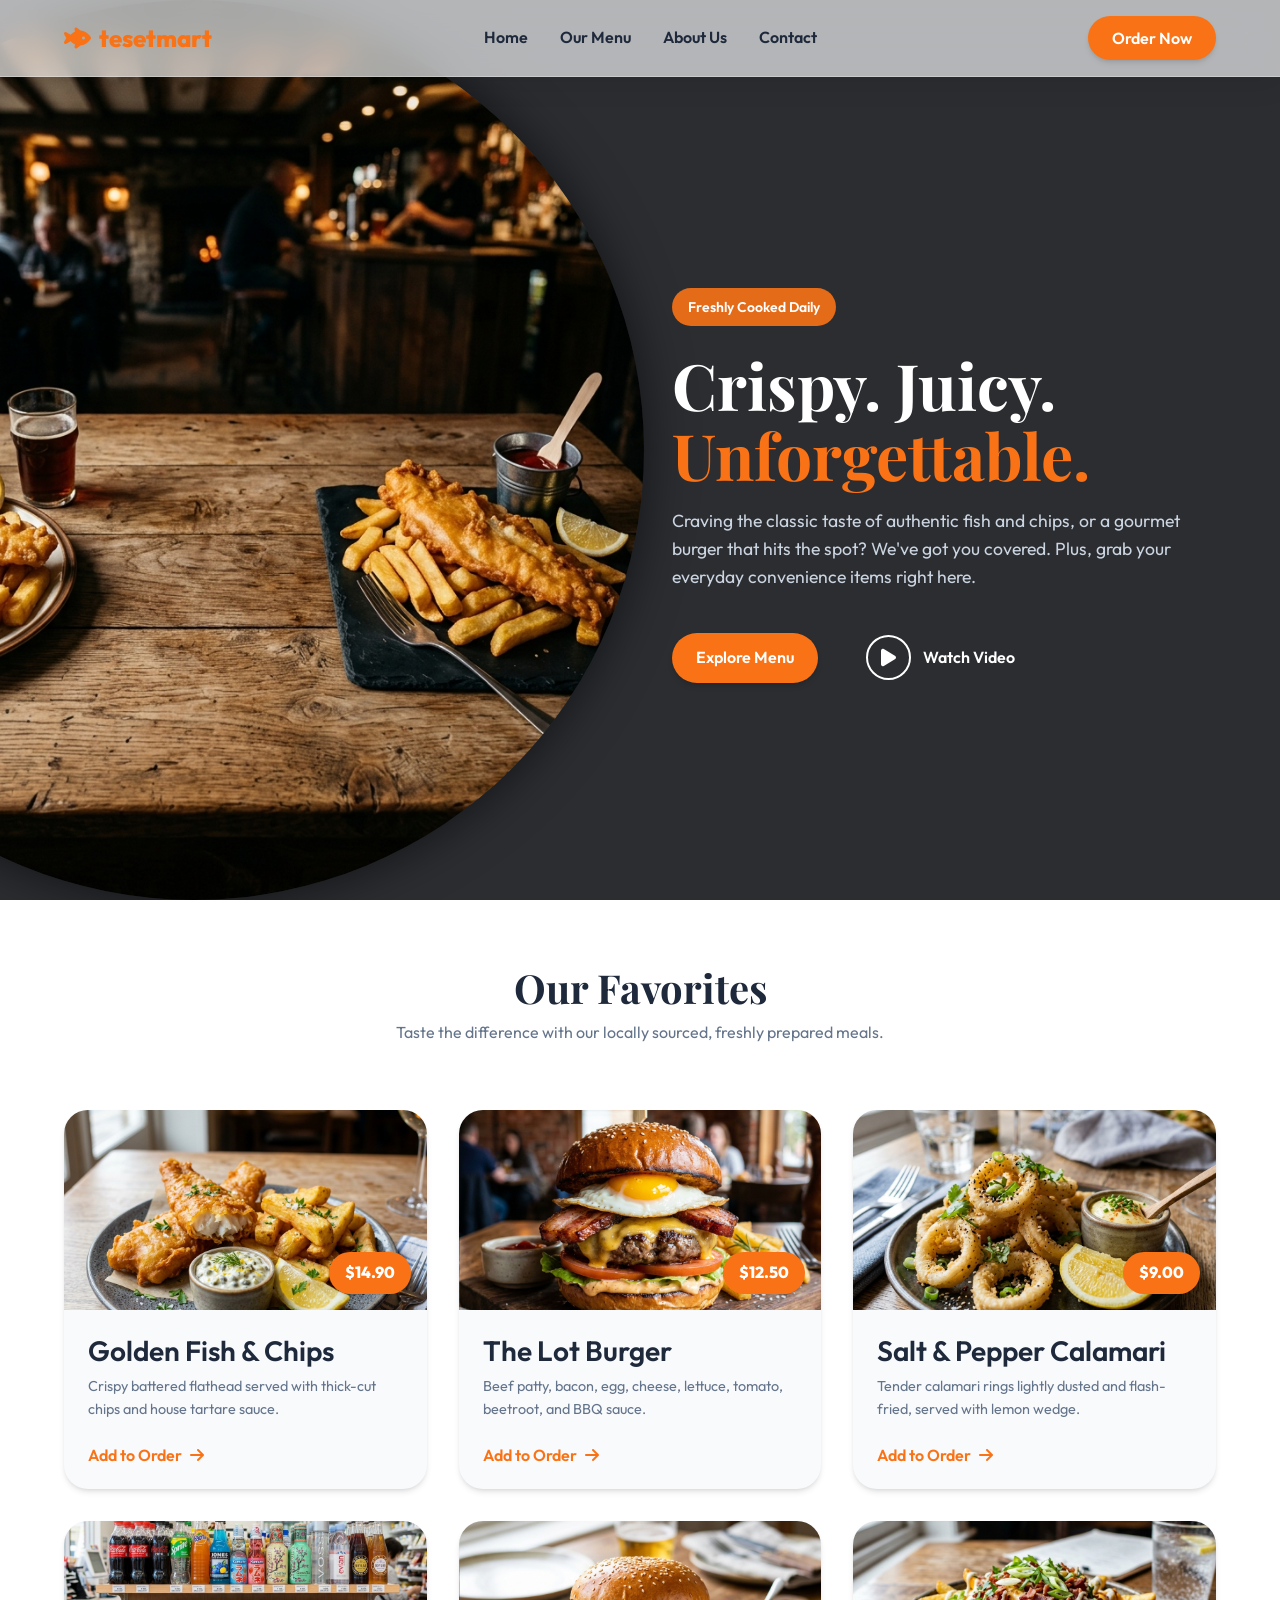
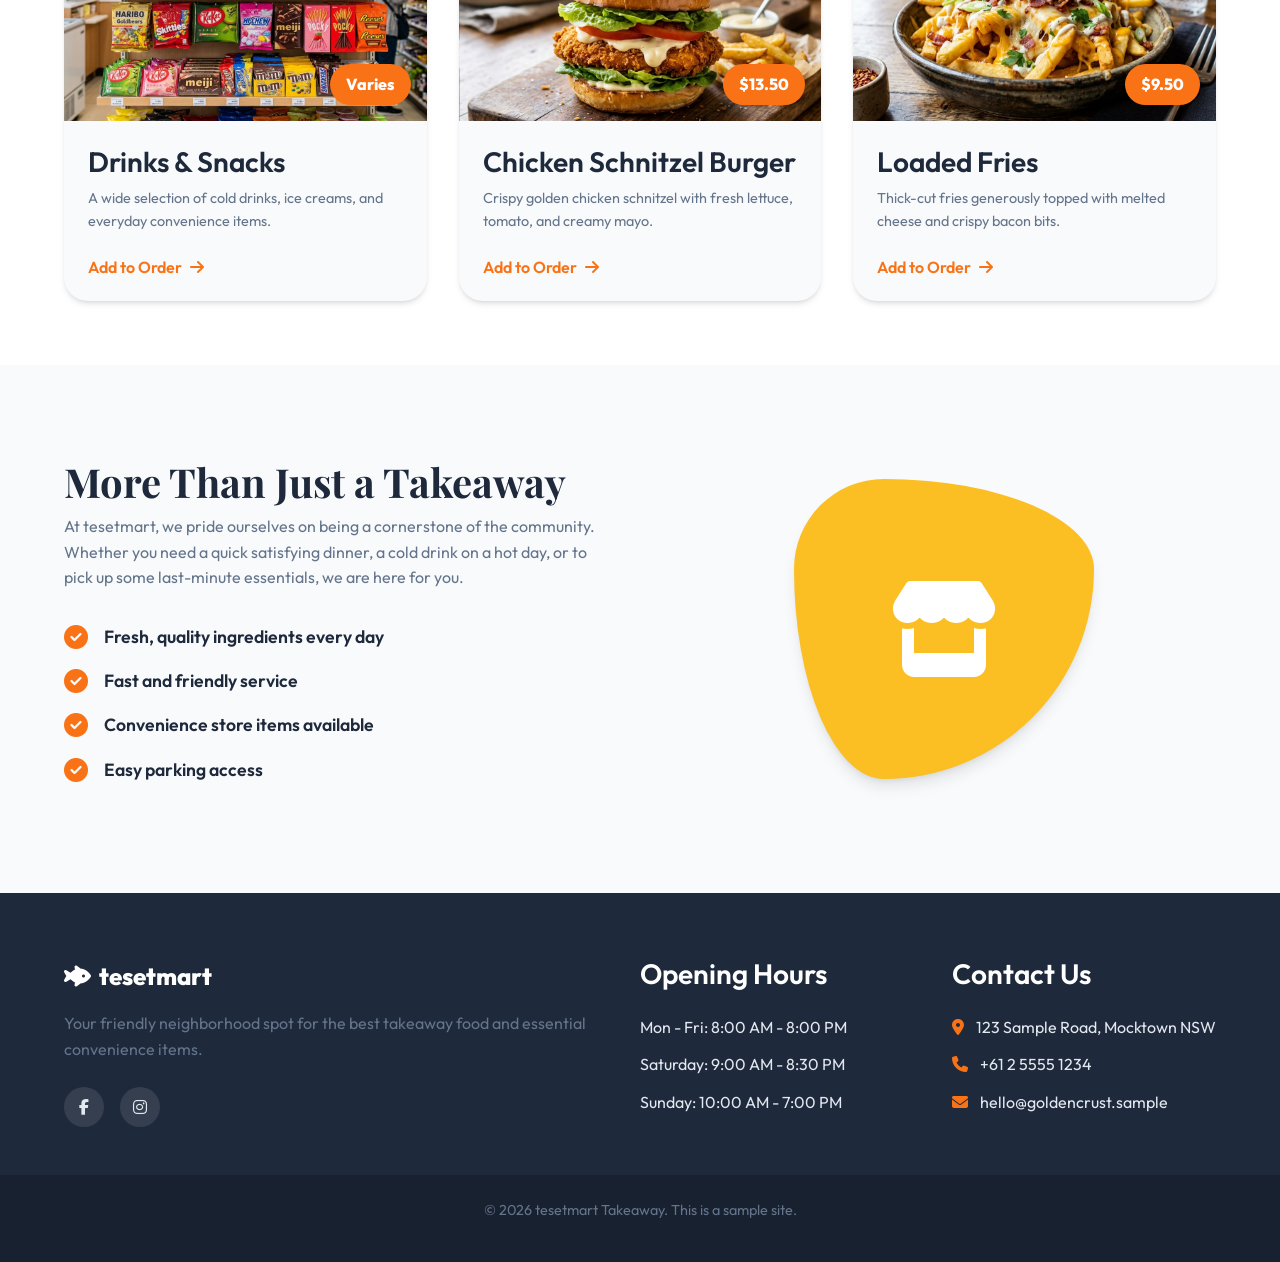
<file: index.html>
<!DOCTYPE html>
<html lang="en">
<head>
    <meta charset="UTF-8">
    <meta name="viewport" content="width=device-width, initial-scale=1.0">
    <title>tesetmart Takeaway | Fresh Fish & Chips, Burgers & More</title>
    <meta name="description" content="Your local favorite for freshly cooked fish & chips, juicy burgers, snacks, and convenience items. Fast, friendly, and delicious!">
    <!-- Google Fonts -->
    <link rel="preconnect" href="https://fonts.googleapis.com">
    <link rel="preconnect" href="https://fonts.gstatic.com" crossorigin>
    <link href="https://fonts.googleapis.com/css2?family=Outfit:wght@300;400;600;800&family=Playfair+Display:ital,wght@0,700;1,700&display=swap" rel="stylesheet">
    <!-- FontAwesome for Icons -->
    <link rel="stylesheet" href="https://cdnjs.cloudflare.com/ajax/libs/font-awesome/6.4.0/css/all.min.css">
    <!-- Custom CSS -->
    <link rel="stylesheet" href="style.css">
</head>
<body>

    <!-- Navigation -->
    <nav class="navbar">
        <div class="container nav-container">
            <a href="index.html" class="logo">
                <i class="fa-solid fa-fish-fins"></i> tesetmart
            </a>
            <ul class="nav-links">
                <li><a href="index.html" class="active">Home</a></li>
                <li><a href="menu.html">Our Menu</a></li>
                <li><a href="about.html">About Us</a></li>
                <li><a href="contact.html">Contact</a></li>
            </ul>
            <div class="nav-actions">
                <button class="btn btn-primary order-btn" id="nav-order-btn">Order Now</button>
                <div class="menu-toggle" id="mobile-menu">
                    <span class="bar"></span>
                    <span class="bar"></span>
                    <span class="bar"></span>
                </div>
            </div>
        </div>
    </nav>

    <!-- Hero Section -->
    <header class="hero" id="home">
        <!-- Circular Slideshow on the left -->
        <div class="slideshow-container">
            <div class="slideshow">
                <div class="slide slide-1 active"></div>
                <div class="slide slide-2"></div>
                <div class="slide slide-3"></div>
            </div>
        </div>

        <div class="container hero-content">
            <div class="hero-spacer"></div>
            <div class="hero-text">
                <span class="badge">Freshly Cooked Daily</span>
                <h1>Crispy. Juicy. <span class="highlight">Unforgettable.</span></h1>
                <p>Craving the classic taste of authentic fish and chips, or a gourmet burger that hits the spot? We've got you covered. Plus, grab your everyday convenience items right here.</p>
                <div class="hero-buttons">
                    <a href="menu.html" class="btn btn-primary">Explore Menu</a>
                    <a href="contact.html" class="btn btn-play">
                        <i class="fa-solid fa-play"></i> Watch Video
                    </a>
                </div>
            </div>
        </div>
    </header>

    <!-- Menu Section -->
    <section class="menu-section" id="menu">
        <div class="container">
            <div class="section-header">
                <h2>Our Favorites</h2>
                <p>Taste the difference with our locally sourced, freshly prepared meals.</p>
            </div>
            
            <div class="menu-grid">
                <!-- Menu Item 1 -->
                <div class="menu-card">
                    <div class="menu-card-image fish-chips-bg">
                        <div class="price-tag">$14.90</div>
                    </div>
                    <div class="menu-card-content">
                        <h3>Golden Fish & Chips</h3>
                        <p>Crispy battered flathead served with thick-cut chips and house tartare sauce.</p>
                        <button class="btn btn-text order-item-btn">Add to Order <i class="fa-solid fa-arrow-right"></i></button>
                    </div>
                </div>

                <!-- Menu Item 2 -->
                <div class="menu-card">
                    <div class="menu-card-image burger-bg">
                        <div class="price-tag">$12.50</div>
                    </div>
                    <div class="menu-card-content">
                        <h3>The Lot Burger</h3>
                        <p>Beef patty, bacon, egg, cheese, lettuce, tomato, beetroot, and BBQ sauce.</p>
                        <button class="btn btn-text order-item-btn">Add to Order <i class="fa-solid fa-arrow-right"></i></button>
                    </div>
                </div>

                <!-- Menu Item 3 -->
                <div class="menu-card">
                    <div class="menu-card-image calamari-bg">
                        <div class="price-tag">$9.00</div>
                    </div>
                    <div class="menu-card-content">
                        <h3>Salt & Pepper Calamari</h3>
                        <p>Tender calamari rings lightly dusted and flash-fried, served with lemon wedge.</p>
                        <button class="btn btn-text order-item-btn">Add to Order <i class="fa-solid fa-arrow-right"></i></button>
                    </div>
                </div>

                <!-- Menu Item 4 -->
                <div class="menu-card">
                    <div class="menu-card-image convenience-bg">
                        <div class="price-tag">Varies</div>
                    </div>
                    <div class="menu-card-content">
                        <h3>Drinks & Snacks</h3>
                        <p>A wide selection of cold drinks, ice creams, and everyday convenience items.</p>
                        <button class="btn btn-text order-item-btn">Add to Order <i class="fa-solid fa-arrow-right"></i></button>
                    </div>
                </div>

                <!-- Menu Item 5 -->
                <div class="menu-card">
                    <div class="menu-card-image chicken-burger-bg">
                        <div class="price-tag">$13.50</div>
                    </div>
                    <div class="menu-card-content">
                        <h3>Chicken Schnitzel Burger</h3>
                        <p>Crispy golden chicken schnitzel with fresh lettuce, tomato, and creamy mayo.</p>
                        <button class="btn btn-text order-item-btn">Add to Order <i class="fa-solid fa-arrow-right"></i></button>
                    </div>
                </div>

                <!-- Menu Item 6 -->
                <div class="menu-card">
                    <div class="menu-card-image loaded-fries-bg">
                        <div class="price-tag">$9.50</div>
                    </div>
                    <div class="menu-card-content">
                        <h3>Loaded Fries</h3>
                        <p>Thick-cut fries generously topped with melted cheese and crispy bacon bits.</p>
                        <button class="btn btn-text order-item-btn">Add to Order <i class="fa-solid fa-arrow-right"></i></button>
                    </div>
                </div>
            </div>
        </div>
    </section>

    <!-- Features / About Section -->
    <section class="features-section" id="about">
        <div class="container features-container">
            <div class="features-text">
                <h2>More Than Just a Takeaway</h2>
                <p>At tesetmart, we pride ourselves on being a cornerstone of the community. Whether you need a quick satisfying dinner, a cold drink on a hot day, or to pick up some last-minute essentials, we are here for you.</p>
                <ul class="feature-list">
                    <li><i class="fa-solid fa-check-circle"></i> Fresh, quality ingredients every day</li>
                    <li><i class="fa-solid fa-check-circle"></i> Fast and friendly service</li>
                    <li><i class="fa-solid fa-check-circle"></i> Convenience store items available</li>
                    <li><i class="fa-solid fa-check-circle"></i> Easy parking access</li>
                </ul>
            </div>
            <div class="features-visual">
                <div class="abstract-shape">
                    <i class="fa-solid fa-store"></i>
                </div>
            </div>
        </div>
    </section>

    <!-- Contact & Footer -->
    <footer class="footer" id="contact">
        <div class="container footer-grid">
            <div class="footer-info">
                <a href="index.html" class="logo footer-logo">
                    <i class="fa-solid fa-fish-fins"></i> tesetmart
                </a>
                <p>Your friendly neighborhood spot for the best takeaway food and essential convenience items.</p>
                <div class="social-links">
                    <a href="#"><i class="fa-brands fa-facebook-f"></i></a>
                    <a href="#"><i class="fa-brands fa-instagram"></i></a>
                </div>
            </div>
            
            <div class="footer-links">
                <h3>Opening Hours</h3>
                <ul>
                    <li>Mon - Fri: 8:00 AM - 8:00 PM</li>
                    <li>Saturday: 9:00 AM - 8:30 PM</li>
                    <li>Sunday: 10:00 AM - 7:00 PM</li>
                </ul>
            </div>

            <div class="footer-contact">
                <h3>Contact Us</h3>
                <ul>
                    <li><i class="fa-solid fa-location-dot"></i> 123 Sample Road, Mocktown NSW</li>
                    <li><i class="fa-solid fa-phone"></i> +61 2 5555 1234</li>
                    <li><i class="fa-solid fa-envelope"></i> hello@goldencrust.sample</li>
                </ul>
            </div>
        </div>
        <div class="footer-bottom">
            <p>&copy; 2026 tesetmart Takeaway. This is a sample site.</p>
        </div>
    </footer>

    <!-- Order Modal (Hidden by default) -->
    <div class="modal-overlay" id="order-modal">
        <div class="modal-content">
            <button class="close-modal" id="close-modal"><i class="fa-solid fa-times"></i></button>
            <h2>Ready to Order?</h2>
            <p>Give us a call to place your order for pickup.</p>
            <div class="phone-number-display">
                <i class="fa-solid fa-phone"></i> +61 2 5555 1234
            </div>
            <p class="modal-note">Online ordering coming soon!</p>
        </div>
    </div>

    <!-- Custom JS -->
    <script src="app.js"></script>
</body>
</html>
</file>
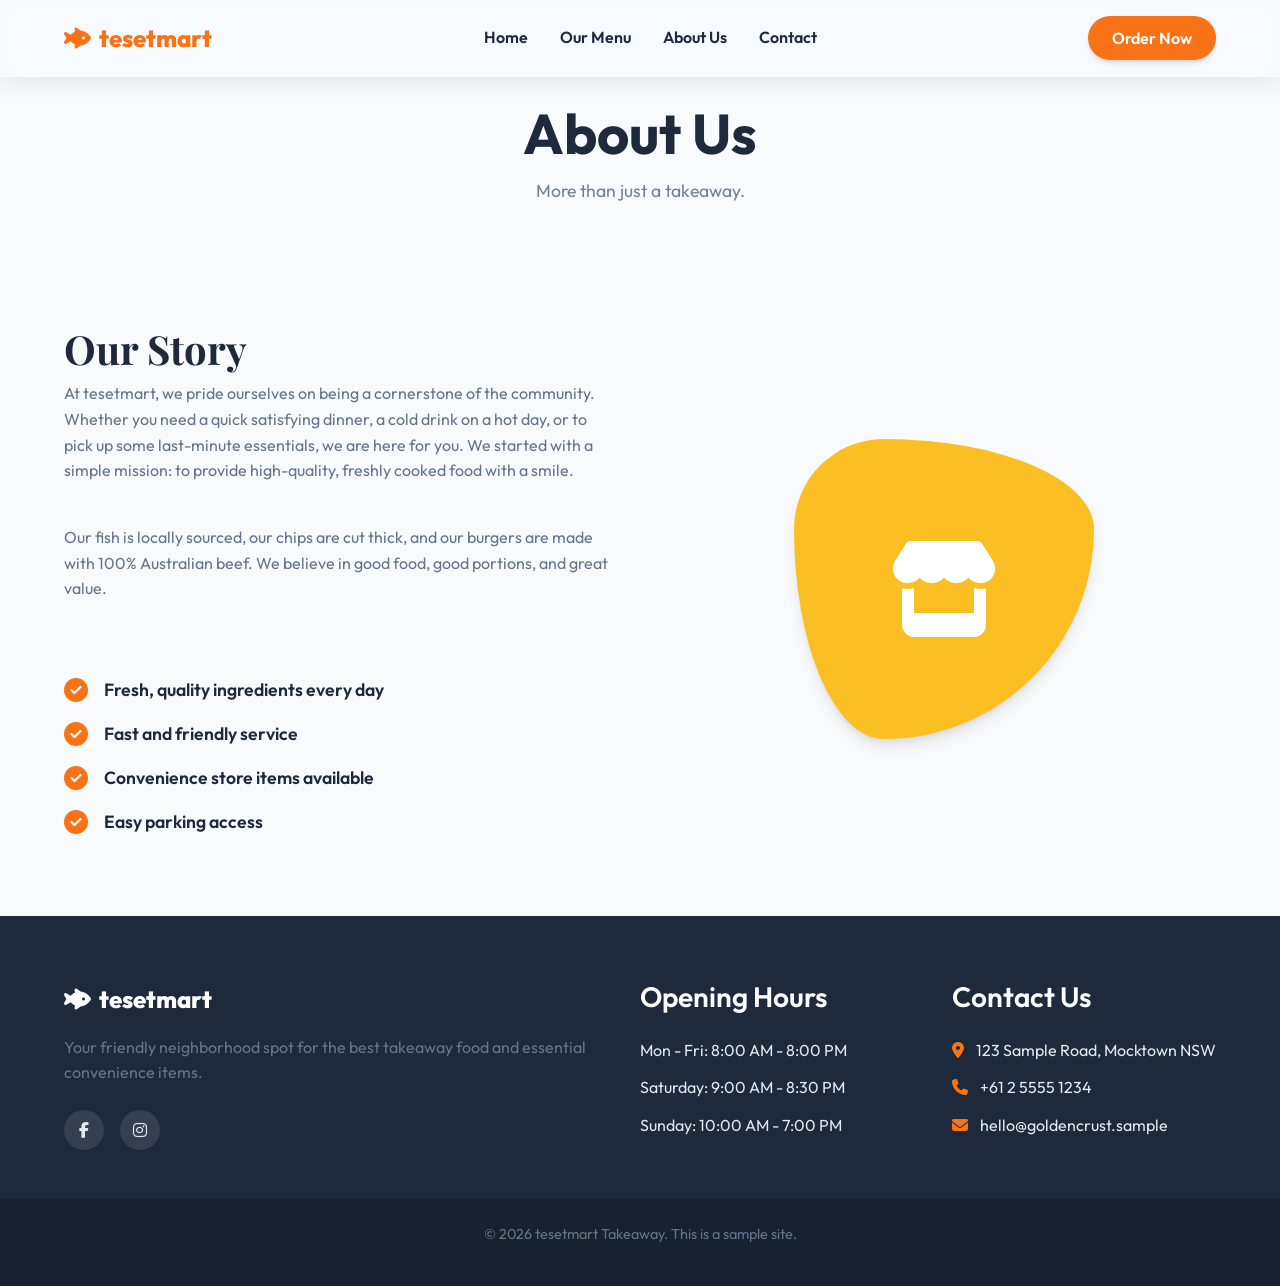
<file: about.html>
<!DOCTYPE html>
<html lang="en">
<head>
    <meta charset="UTF-8">
    <meta name="viewport" content="width=device-width, initial-scale=1.0">
    <title>About Us | tesetmart Takeaway</title>
    <meta name="description" content="Learn more about tesetmart Takeaway, your friendly neighborhood spot for fresh food and convenience.">
    <!-- Google Fonts -->
    <link rel="preconnect" href="https://fonts.googleapis.com">
    <link rel="preconnect" href="https://fonts.gstatic.com" crossorigin>
    <link href="https://fonts.googleapis.com/css2?family=Outfit:wght@300;400;600;800&family=Playfair+Display:ital,wght@0,700;1,700&display=swap" rel="stylesheet">
    <!-- FontAwesome for Icons -->
    <link rel="stylesheet" href="https://cdnjs.cloudflare.com/ajax/libs/font-awesome/6.4.0/css/all.min.css">
    <!-- Custom CSS -->
    <link rel="stylesheet" href="style.css">
</head>
<body>

    <!-- Navigation -->
    <nav class="navbar" style="background-color: var(--secondary-color);">
        <div class="container nav-container">
            <a href="index.html" class="logo">
                <i class="fa-solid fa-fish-fins"></i> tesetmart
            </a>
            <ul class="nav-links">
                <li><a href="index.html">Home</a></li>
                <li><a href="menu.html">Our Menu</a></li>
                <li><a href="about.html" class="active">About Us</a></li>
                <li><a href="contact.html">Contact</a></li>
            </ul>
            <div class="nav-actions">
                <button class="btn btn-primary order-btn" id="nav-order-btn">Order Now</button>
                <div class="menu-toggle" id="mobile-menu">
                    <span class="bar"></span>
                    <span class="bar"></span>
                    <span class="bar"></span>
                </div>
            </div>
        </div>
    </nav>

    <!-- Page Header -->
    <header class="page-header" style="padding-top: 100px; padding-bottom: 40px; background-color: var(--primary-color); color: var(--light-text); text-align: center;">
        <div class="container">
            <h1 style="font-family: var(--font-heading); margin-bottom: 10px;">About Us</h1>
            <p style="font-size: 1.1rem; opacity: 0.9;">More than just a takeaway.</p>
        </div>
    </header>

    <!-- Features / About Section -->
    <section class="features-section" id="about">
        <div class="container features-container">
            <div class="features-text">
                <h2>Our Story</h2>
                <p>At tesetmart, we pride ourselves on being a cornerstone of the community. Whether you need a quick satisfying dinner, a cold drink on a hot day, or to pick up some last-minute essentials, we are here for you. We started with a simple mission: to provide high-quality, freshly cooked food with a smile.</p>
                <br>
                <p>Our fish is locally sourced, our chips are cut thick, and our burgers are made with 100% Australian beef. We believe in good food, good portions, and great value.</p>
                <br>
                <ul class="feature-list">
                    <li><i class="fa-solid fa-check-circle"></i> Fresh, quality ingredients every day</li>
                    <li><i class="fa-solid fa-check-circle"></i> Fast and friendly service</li>
                    <li><i class="fa-solid fa-check-circle"></i> Convenience store items available</li>
                    <li><i class="fa-solid fa-check-circle"></i> Easy parking access</li>
                </ul>
            </div>
            <div class="features-visual">
                <div class="abstract-shape">
                    <i class="fa-solid fa-store"></i>
                </div>
            </div>
        </div>
    </section>

    <!-- Contact & Footer -->
    <footer class="footer" id="contact">
        <div class="container footer-grid">
            <div class="footer-info">
                <a href="index.html" class="logo footer-logo">
                    <i class="fa-solid fa-fish-fins"></i> tesetmart
                </a>
                <p>Your friendly neighborhood spot for the best takeaway food and essential convenience items.</p>
                <div class="social-links">
                    <a href="#"><i class="fa-brands fa-facebook-f"></i></a>
                    <a href="#"><i class="fa-brands fa-instagram"></i></a>
                </div>
            </div>
            
            <div class="footer-links">
                <h3>Opening Hours</h3>
                <ul>
                    <li>Mon - Fri: 8:00 AM - 8:00 PM</li>
                    <li>Saturday: 9:00 AM - 8:30 PM</li>
                    <li>Sunday: 10:00 AM - 7:00 PM</li>
                </ul>
            </div>

            <div class="footer-contact">
                <h3>Contact Us</h3>
                <ul>
                    <li><i class="fa-solid fa-location-dot"></i> 123 Sample Road, Mocktown NSW</li>
                    <li><i class="fa-solid fa-phone"></i> +61 2 5555 1234</li>
                    <li><i class="fa-solid fa-envelope"></i> hello@goldencrust.sample</li>
                </ul>
            </div>
        </div>
        <div class="footer-bottom">
            <p>&copy; 2026 tesetmart Takeaway. This is a sample site.</p>
        </div>
    </footer>

    <!-- Order Modal (Hidden by default) -->
    <div class="modal-overlay" id="order-modal">
        <div class="modal-content">
            <button class="close-modal" id="close-modal"><i class="fa-solid fa-times"></i></button>
            <h2>Ready to Order?</h2>
            <p>Give us a call to place your order for pickup.</p>
            <div class="phone-number-display">
                <i class="fa-solid fa-phone"></i> +61 2 5555 1234
            </div>
            <p class="modal-note">Online ordering coming soon!</p>
        </div>
    </div>

    <!-- Custom JS -->
    <script src="app.js"></script>
</body>
</html>
</file>
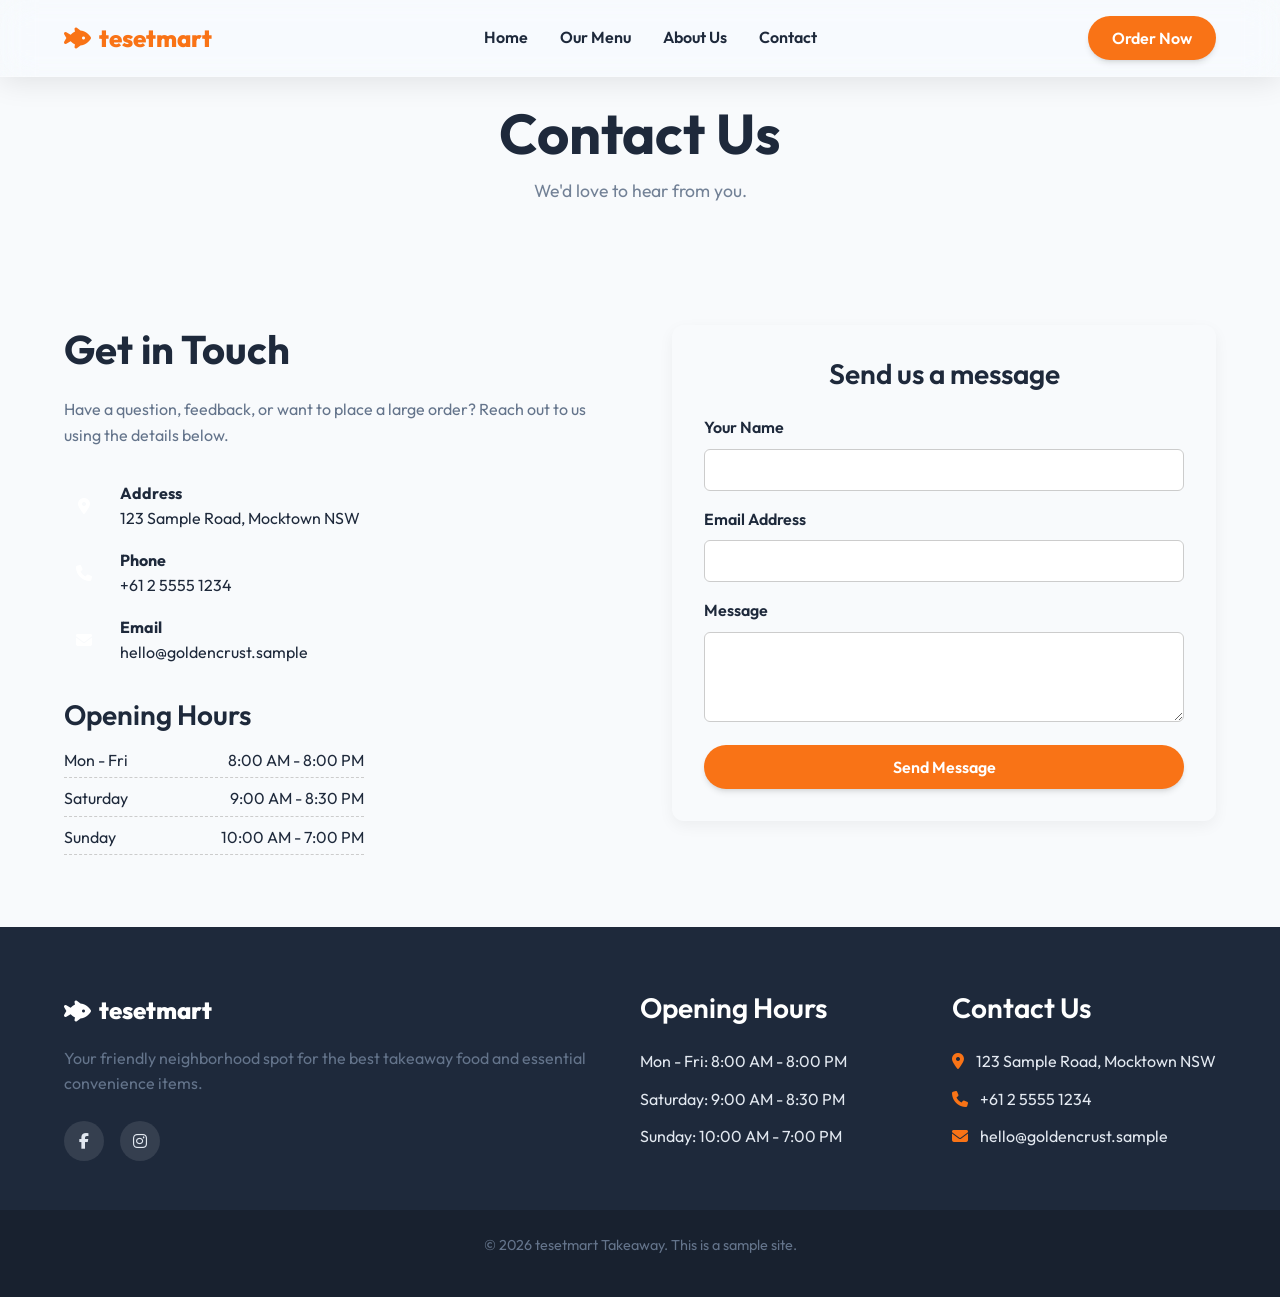
<file: contact.html>
<!DOCTYPE html>
<html lang="en">
<head>
    <meta charset="UTF-8">
    <meta name="viewport" content="width=device-width, initial-scale=1.0">
    <title>Contact Us | tesetmart Takeaway</title>
    <meta name="description" content="Get in touch with tesetmart Takeaway. Call us to order or visit us in Mocktown NSW.">
    <!-- Google Fonts -->
    <link rel="preconnect" href="https://fonts.googleapis.com">
    <link rel="preconnect" href="https://fonts.gstatic.com" crossorigin>
    <link href="https://fonts.googleapis.com/css2?family=Outfit:wght@300;400;600;800&family=Playfair+Display:ital,wght@0,700;1,700&display=swap" rel="stylesheet">
    <!-- FontAwesome for Icons -->
    <link rel="stylesheet" href="https://cdnjs.cloudflare.com/ajax/libs/font-awesome/6.4.0/css/all.min.css">
    <!-- Custom CSS -->
    <link rel="stylesheet" href="style.css">
</head>
<body>

    <!-- Navigation -->
    <nav class="navbar" style="background-color: var(--secondary-color);">
        <div class="container nav-container">
            <a href="index.html" class="logo">
                <i class="fa-solid fa-fish-fins"></i> tesetmart
            </a>
            <ul class="nav-links">
                <li><a href="index.html">Home</a></li>
                <li><a href="menu.html">Our Menu</a></li>
                <li><a href="about.html">About Us</a></li>
                <li><a href="contact.html" class="active">Contact</a></li>
            </ul>
            <div class="nav-actions">
                <button class="btn btn-primary order-btn" id="nav-order-btn">Order Now</button>
                <div class="menu-toggle" id="mobile-menu">
                    <span class="bar"></span>
                    <span class="bar"></span>
                    <span class="bar"></span>
                </div>
            </div>
        </div>
    </nav>

    <!-- Page Header -->
    <header class="page-header" style="padding-top: 100px; padding-bottom: 40px; background-color: var(--primary-color); color: var(--light-text); text-align: center;">
        <div class="container">
            <h1 style="font-family: var(--font-heading); margin-bottom: 10px;">Contact Us</h1>
            <p style="font-size: 1.1rem; opacity: 0.9;">We'd love to hear from you.</p>
        </div>
    </header>

    <!-- Contact Details Section -->
    <section class="contact-page-section" style="padding: 4rem 0;">
        <div class="container">
            <div class="features-container" style="align-items: flex-start;">
                <div class="contact-info-block" style="flex: 1;">
                    <h2 style="font-family: var(--font-heading); color: var(--primary-color); margin-bottom: 1.5rem;">Get in Touch</h2>
                    <p style="margin-bottom: 2rem;">Have a question, feedback, or want to place a large order? Reach out to us using the details below.</p>
                    
                    <ul style="list-style: none; margin-bottom: 2rem;">
                        <li style="margin-bottom: 1rem; display: flex; align-items: center; gap: 1rem;">
                            <div style="background-color: var(--primary-color); color: white; width: 40px; height: 40px; border-radius: 50%; display: flex; align-items: center; justify-content: center;">
                                <i class="fa-solid fa-location-dot"></i>
                            </div>
                            <div>
                                <strong style="display: block;">Address</strong>
                                <span>123 Sample Road, Mocktown NSW</span>
                            </div>
                        </li>
                        <li style="margin-bottom: 1rem; display: flex; align-items: center; gap: 1rem;">
                            <div style="background-color: var(--primary-color); color: white; width: 40px; height: 40px; border-radius: 50%; display: flex; align-items: center; justify-content: center;">
                                <i class="fa-solid fa-phone"></i>
                            </div>
                            <div>
                                <strong style="display: block;">Phone</strong>
                                <span>+61 2 5555 1234</span>
                            </div>
                        </li>
                        <li style="margin-bottom: 1rem; display: flex; align-items: center; gap: 1rem;">
                            <div style="background-color: var(--primary-color); color: white; width: 40px; height: 40px; border-radius: 50%; display: flex; align-items: center; justify-content: center;">
                                <i class="fa-solid fa-envelope"></i>
                            </div>
                            <div>
                                <strong style="display: block;">Email</strong>
                                <span>hello@goldencrust.sample</span>
                            </div>
                        </li>
                    </ul>

                    <h3 style="font-family: var(--font-heading); color: var(--secondary-color); margin-bottom: 1rem;">Opening Hours</h3>
                    <ul style="list-style: none;">
                        <li style="margin-bottom: 0.5rem; display: flex; justify-content: space-between; max-width: 300px; border-bottom: 1px dashed #ccc; padding-bottom: 0.25rem;"><span>Mon - Fri</span> <span>8:00 AM - 8:00 PM</span></li>
                        <li style="margin-bottom: 0.5rem; display: flex; justify-content: space-between; max-width: 300px; border-bottom: 1px dashed #ccc; padding-bottom: 0.25rem;"><span>Saturday</span> <span>9:00 AM - 8:30 PM</span></li>
                        <li style="margin-bottom: 0.5rem; display: flex; justify-content: space-between; max-width: 300px; border-bottom: 1px dashed #ccc; padding-bottom: 0.25rem;"><span>Sunday</span> <span>10:00 AM - 7:00 PM</span></li>
                    </ul>
                </div>

                <div class="contact-form-block" style="flex: 1; background-color: var(--light-bg); padding: 2rem; border-radius: 12px; box-shadow: 0 5px 15px rgba(0,0,0,0.05);">
                    <h3 style="font-family: var(--font-heading); margin-bottom: 1.5rem; text-align: center;">Send us a message</h3>
                    <form onsubmit="event.preventDefault(); alert('This is a sample form. Message not sent.');">
                        <div style="margin-bottom: 1rem;">
                            <label for="name" style="display: block; margin-bottom: 0.5rem; font-weight: 600;">Your Name</label>
                            <input type="text" id="name" style="width: 100%; padding: 0.75rem; border: 1px solid #ccc; border-radius: 6px; font-family: inherit;" required>
                        </div>
                        <div style="margin-bottom: 1rem;">
                            <label for="email" style="display: block; margin-bottom: 0.5rem; font-weight: 600;">Email Address</label>
                            <input type="email" id="email" style="width: 100%; padding: 0.75rem; border: 1px solid #ccc; border-radius: 6px; font-family: inherit;" required>
                        </div>
                        <div style="margin-bottom: 1rem;">
                            <label for="message" style="display: block; margin-bottom: 0.5rem; font-weight: 600;">Message</label>
                            <textarea id="message" rows="4" style="width: 100%; padding: 0.75rem; border: 1px solid #ccc; border-radius: 6px; font-family: inherit; resize: vertical;" required></textarea>
                        </div>
                        <button type="submit" class="btn btn-primary" style="width: 100%;">Send Message</button>
                    </form>
                </div>
            </div>
        </div>
    </section>

    <!-- Contact & Footer -->
    <footer class="footer" id="contact">
        <div class="container footer-grid">
            <div class="footer-info">
                <a href="index.html" class="logo footer-logo">
                    <i class="fa-solid fa-fish-fins"></i> tesetmart
                </a>
                <p>Your friendly neighborhood spot for the best takeaway food and essential convenience items.</p>
                <div class="social-links">
                    <a href="#"><i class="fa-brands fa-facebook-f"></i></a>
                    <a href="#"><i class="fa-brands fa-instagram"></i></a>
                </div>
            </div>
            
            <div class="footer-links">
                <h3>Opening Hours</h3>
                <ul>
                    <li>Mon - Fri: 8:00 AM - 8:00 PM</li>
                    <li>Saturday: 9:00 AM - 8:30 PM</li>
                    <li>Sunday: 10:00 AM - 7:00 PM</li>
                </ul>
            </div>

            <div class="footer-contact">
                <h3>Contact Us</h3>
                <ul>
                    <li><i class="fa-solid fa-location-dot"></i> 123 Sample Road, Mocktown NSW</li>
                    <li><i class="fa-solid fa-phone"></i> +61 2 5555 1234</li>
                    <li><i class="fa-solid fa-envelope"></i> hello@goldencrust.sample</li>
                </ul>
            </div>
        </div>
        <div class="footer-bottom">
            <p>&copy; 2026 tesetmart Takeaway. This is a sample site.</p>
        </div>
    </footer>

    <!-- Order Modal (Hidden by default) -->
    <div class="modal-overlay" id="order-modal">
        <div class="modal-content">
            <button class="close-modal" id="close-modal"><i class="fa-solid fa-times"></i></button>
            <h2>Ready to Order?</h2>
            <p>Give us a call to place your order for pickup.</p>
            <div class="phone-number-display">
                <i class="fa-solid fa-phone"></i> +61 2 5555 1234
            </div>
            <p class="modal-note">Online ordering coming soon!</p>
        </div>
    </div>

    <!-- Custom JS -->
    <script src="app.js"></script>
</body>
</html>
</file>
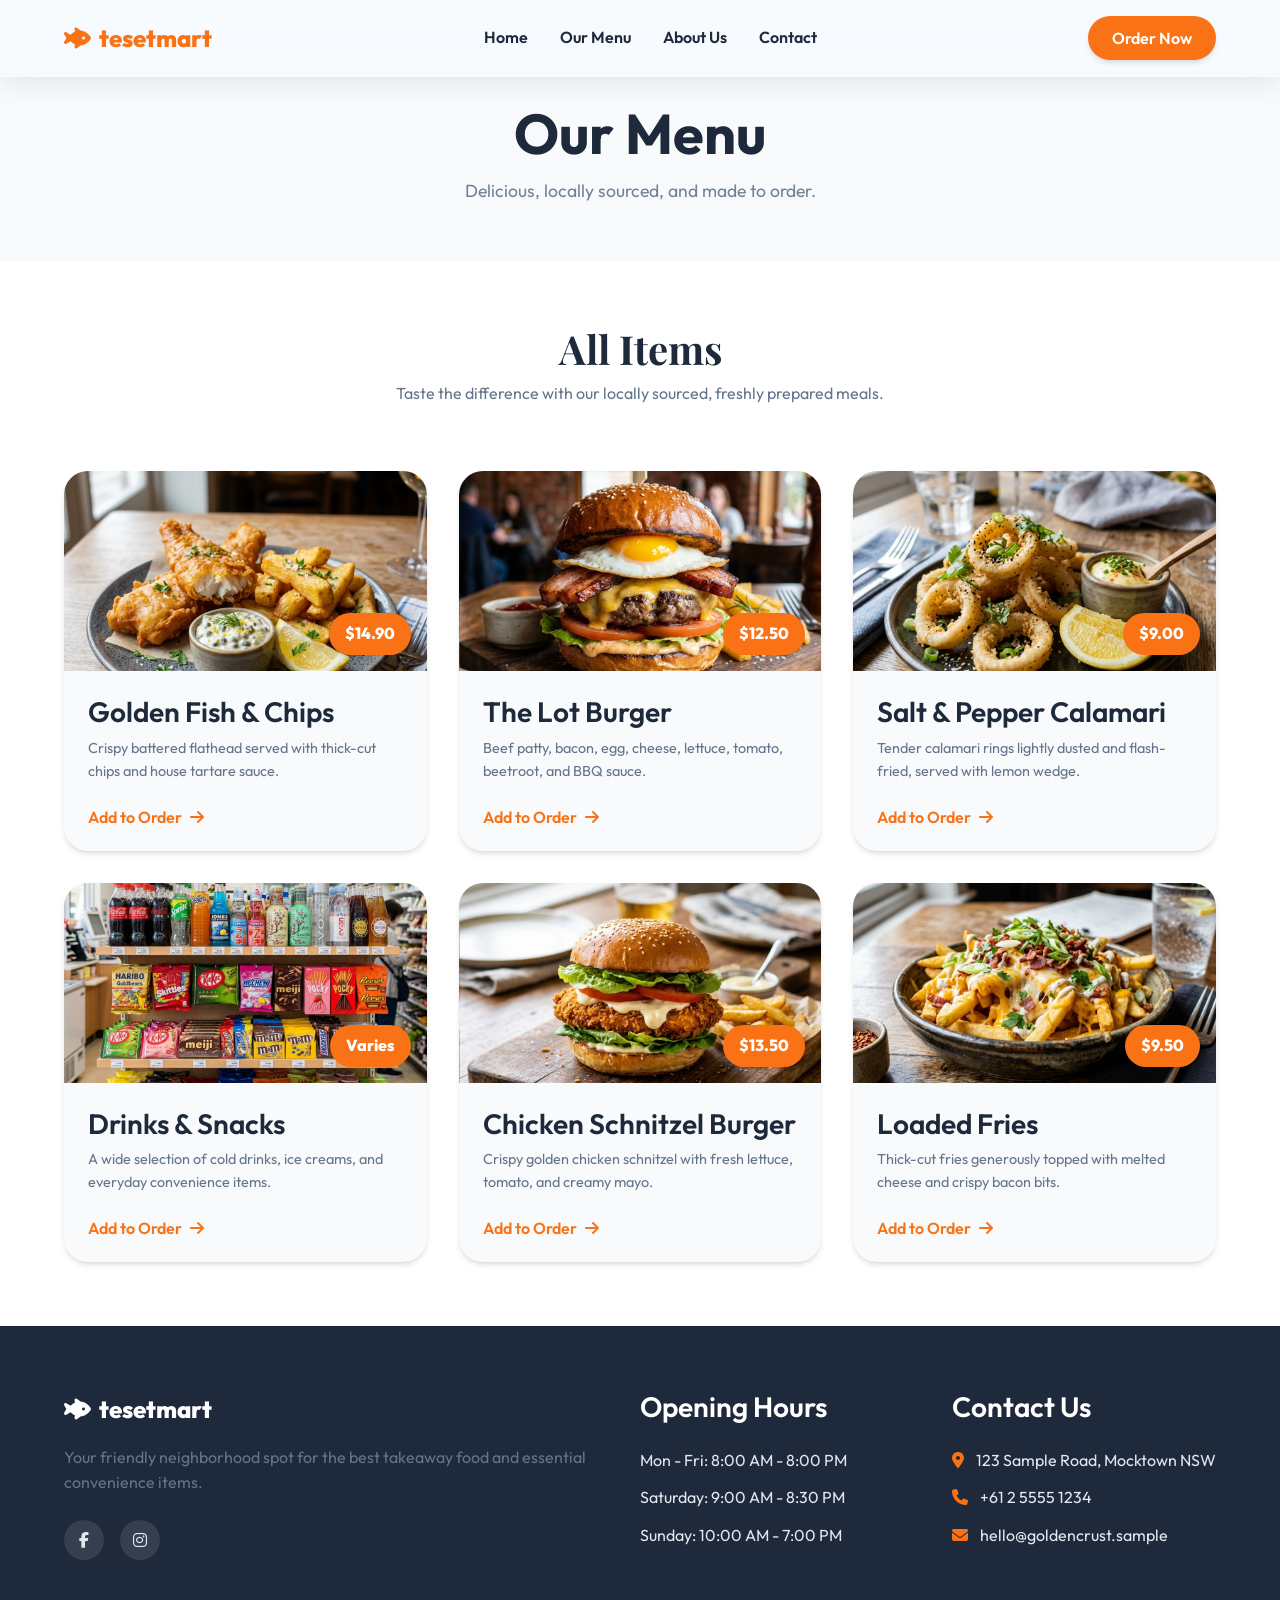
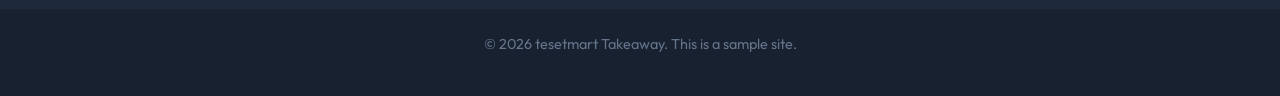
<file: menu.html>
<!DOCTYPE html>
<html lang="en">
<head>
    <meta charset="UTF-8">
    <meta name="viewport" content="width=device-width, initial-scale=1.0">
    <title>Our Menu | tesetmart Takeaway</title>
    <meta name="description" content="Explore our delicious menu of freshly cooked fish & chips, juicy burgers, snacks, and more!">
    <!-- Google Fonts -->
    <link rel="preconnect" href="https://fonts.googleapis.com">
    <link rel="preconnect" href="https://fonts.gstatic.com" crossorigin>
    <link href="https://fonts.googleapis.com/css2?family=Outfit:wght@300;400;600;800&family=Playfair+Display:ital,wght@0,700;1,700&display=swap" rel="stylesheet">
    <!-- FontAwesome for Icons -->
    <link rel="stylesheet" href="https://cdnjs.cloudflare.com/ajax/libs/font-awesome/6.4.0/css/all.min.css">
    <!-- Custom CSS -->
    <link rel="stylesheet" href="style.css">
</head>
<body>

    <!-- Navigation -->
    <nav class="navbar" style="background-color: var(--secondary-color);">
        <div class="container nav-container">
            <a href="index.html" class="logo">
                <i class="fa-solid fa-fish-fins"></i> tesetmart
            </a>
            <ul class="nav-links">
                <li><a href="index.html">Home</a></li>
                <li><a href="menu.html" class="active">Our Menu</a></li>
                <li><a href="about.html">About Us</a></li>
                <li><a href="contact.html">Contact</a></li>
            </ul>
            <div class="nav-actions">
                <button class="btn btn-primary order-btn" id="nav-order-btn">Order Now</button>
                <div class="menu-toggle" id="mobile-menu">
                    <span class="bar"></span>
                    <span class="bar"></span>
                    <span class="bar"></span>
                </div>
            </div>
        </div>
    </nav>

    <!-- Page Header -->
    <header class="page-header" style="padding-top: 100px; padding-bottom: 40px; background-color: var(--primary-color); color: var(--light-text); text-align: center;">
        <div class="container">
            <h1 style="font-family: var(--font-heading); margin-bottom: 10px;">Our Menu</h1>
            <p style="font-size: 1.1rem; opacity: 0.9;">Delicious, locally sourced, and made to order.</p>
        </div>
    </header>

    <!-- Menu Section -->
    <section class="menu-section" id="menu">
        <div class="container">
            <div class="section-header">
                <h2>All Items</h2>
                <p>Taste the difference with our locally sourced, freshly prepared meals.</p>
            </div>
            
            <div class="menu-grid">
                <!-- Menu Item 1 -->
                <div class="menu-card">
                    <div class="menu-card-image fish-chips-bg">
                        <div class="price-tag">$14.90</div>
                    </div>
                    <div class="menu-card-content">
                        <h3>Golden Fish & Chips</h3>
                        <p>Crispy battered flathead served with thick-cut chips and house tartare sauce.</p>
                        <button class="btn btn-text order-item-btn">Add to Order <i class="fa-solid fa-arrow-right"></i></button>
                    </div>
                </div>

                <!-- Menu Item 2 -->
                <div class="menu-card">
                    <div class="menu-card-image burger-bg">
                        <div class="price-tag">$12.50</div>
                    </div>
                    <div class="menu-card-content">
                        <h3>The Lot Burger</h3>
                        <p>Beef patty, bacon, egg, cheese, lettuce, tomato, beetroot, and BBQ sauce.</p>
                        <button class="btn btn-text order-item-btn">Add to Order <i class="fa-solid fa-arrow-right"></i></button>
                    </div>
                </div>

                <!-- Menu Item 3 -->
                <div class="menu-card">
                    <div class="menu-card-image calamari-bg">
                        <div class="price-tag">$9.00</div>
                    </div>
                    <div class="menu-card-content">
                        <h3>Salt & Pepper Calamari</h3>
                        <p>Tender calamari rings lightly dusted and flash-fried, served with lemon wedge.</p>
                        <button class="btn btn-text order-item-btn">Add to Order <i class="fa-solid fa-arrow-right"></i></button>
                    </div>
                </div>

                <!-- Menu Item 4 -->
                <div class="menu-card">
                    <div class="menu-card-image convenience-bg">
                        <div class="price-tag">Varies</div>
                    </div>
                    <div class="menu-card-content">
                        <h3>Drinks & Snacks</h3>
                        <p>A wide selection of cold drinks, ice creams, and everyday convenience items.</p>
                        <button class="btn btn-text order-item-btn">Add to Order <i class="fa-solid fa-arrow-right"></i></button>
                    </div>
                </div>

                <!-- Menu Item 5 -->
                <div class="menu-card">
                    <div class="menu-card-image chicken-burger-bg">
                        <div class="price-tag">$13.50</div>
                    </div>
                    <div class="menu-card-content">
                        <h3>Chicken Schnitzel Burger</h3>
                        <p>Crispy golden chicken schnitzel with fresh lettuce, tomato, and creamy mayo.</p>
                        <button class="btn btn-text order-item-btn">Add to Order <i class="fa-solid fa-arrow-right"></i></button>
                    </div>
                </div>

                <!-- Menu Item 6 -->
                <div class="menu-card">
                    <div class="menu-card-image loaded-fries-bg">
                        <div class="price-tag">$9.50</div>
                    </div>
                    <div class="menu-card-content">
                        <h3>Loaded Fries</h3>
                        <p>Thick-cut fries generously topped with melted cheese and crispy bacon bits.</p>
                        <button class="btn btn-text order-item-btn">Add to Order <i class="fa-solid fa-arrow-right"></i></button>
                    </div>
                </div>
            </div>
        </div>
    </section>

    <!-- Contact & Footer -->
    <footer class="footer" id="contact">
        <div class="container footer-grid">
            <div class="footer-info">
                <a href="index.html" class="logo footer-logo">
                    <i class="fa-solid fa-fish-fins"></i> tesetmart
                </a>
                <p>Your friendly neighborhood spot for the best takeaway food and essential convenience items.</p>
                <div class="social-links">
                    <a href="#"><i class="fa-brands fa-facebook-f"></i></a>
                    <a href="#"><i class="fa-brands fa-instagram"></i></a>
                </div>
            </div>
            
            <div class="footer-links">
                <h3>Opening Hours</h3>
                <ul>
                    <li>Mon - Fri: 8:00 AM - 8:00 PM</li>
                    <li>Saturday: 9:00 AM - 8:30 PM</li>
                    <li>Sunday: 10:00 AM - 7:00 PM</li>
                </ul>
            </div>

            <div class="footer-contact">
                <h3>Contact Us</h3>
                <ul>
                    <li><i class="fa-solid fa-location-dot"></i> 123 Sample Road, Mocktown NSW</li>
                    <li><i class="fa-solid fa-phone"></i> +61 2 5555 1234</li>
                    <li><i class="fa-solid fa-envelope"></i> hello@goldencrust.sample</li>
                </ul>
            </div>
        </div>
        <div class="footer-bottom">
            <p>&copy; 2026 tesetmart Takeaway. This is a sample site.</p>
        </div>
    </footer>

    <!-- Order Modal (Hidden by default) -->
    <div class="modal-overlay" id="order-modal">
        <div class="modal-content">
            <button class="close-modal" id="close-modal"><i class="fa-solid fa-times"></i></button>
            <h2>Ready to Order?</h2>
            <p>Give us a call to place your order for pickup.</p>
            <div class="phone-number-display">
                <i class="fa-solid fa-phone"></i> +61 2 5555 1234
            </div>
            <p class="modal-note">Online ordering coming soon!</p>
        </div>
    </div>

    <!-- Custom JS -->
    <script src="app.js"></script>
</body>
</html>
</file>
<file: style.css>
:root {
    /* Color Palette */
    --primary: #f97316; /* Deep Orange */
    --primary-hover: #ea580c;
    --secondary: #fbbf24; /* Warm Yellow */
    --dark: #1e293b;
    --light: #f8fafc;
    --white: #ffffff;
    --gray: #64748b;
    --gray-light: #e2e8f0;

    /* Typography */
    --font-sans: 'Outfit', sans-serif;
    --font-serif: 'Playfair Display', serif;

    /* Spacing */
    --spacing-sm: 0.5rem;
    --spacing-md: 1rem;
    --spacing-lg: 2rem;
    --spacing-xl: 4rem;

    /* Shadows & Transitions */
    --shadow-sm: 0 1px 2px 0 rgb(0 0 0 / 0.05);
    --shadow-md: 0 4px 6px -1px rgb(0 0 0 / 0.1), 0 2px 4px -2px rgb(0 0 0 / 0.1);
    --shadow-lg: 0 10px 15px -3px rgb(0 0 0 / 0.1), 0 4px 6px -4px rgb(0 0 0 / 0.1);
    --shadow-glow: 0 0 20px rgba(249, 115, 22, 0.4);
    --transition: all 0.3s ease;
}

/* Base Reset */
* {
    margin: 0;
    padding: 0;
    box-sizing: border-box;
}

html {
    scroll-behavior: smooth;
}

body {
    font-family: var(--font-sans);
    color: var(--dark);
    background-color: var(--light);
    line-height: 1.6;
    overflow-x: hidden;
}

/* Typography */
h1, h2, h3, h4 {
    line-height: 1.2;
    margin-bottom: var(--spacing-sm);
    font-family: var(--font-serif);
}

h1 { font-size: 3.5rem; }
h2 { font-size: 2.5rem; }
h3 { font-size: 1.75rem; font-family: var(--font-sans); font-weight: 600;}
h4 { font-size: 1.25rem; font-family: var(--font-sans); }

p { margin-bottom: var(--spacing-md); color: var(--gray); }

a { text-decoration: none; color: inherit; }

ul { list-style: none; }

.highlight {
    color: var(--primary);
}

/* Container */
.container {
    width: 90%;
    max-width: 1200px;
    margin: 0 auto;
}

/* Buttons */
.btn {
    display: inline-block;
    padding: 0.75rem 1.5rem;
    border-radius: 50px;
    font-weight: 600;
    cursor: pointer;
    transition: var(--transition);
    border: none;
    font-family: var(--font-sans);
    font-size: 1rem;
}

.btn-primary {
    background-color: var(--primary);
    color: var(--white);
    box-shadow: var(--shadow-md);
}

.btn-primary:hover {
    background-color: var(--primary-hover);
    transform: translateY(-2px);
    box-shadow: var(--shadow-lg), var(--shadow-glow);
}

.btn-outline {
    background-color: transparent;
    color: var(--primary);
    border: 2px solid var(--primary);
}

.btn-outline:hover {
    background-color: var(--primary);
    color: var(--white);
    transform: translateY(-2px);
}

.btn-text {
    background: none;
    color: var(--primary);
    padding: 0;
    display: flex;
    align-items: center;
    gap: 0.5rem;
}

.btn-text:hover {
    color: var(--primary-hover);
    gap: 0.75rem;
}

/* Navigation */
.navbar {
    background: rgba(255, 255, 255, 0.65);
    backdrop-filter: blur(16px) saturate(180%);
    -webkit-backdrop-filter: blur(16px) saturate(180%);
    border-bottom: 1px solid rgba(255, 255, 255, 0.3);
    position: fixed;
    top: 0;
    left: 0;
    width: 100%;
    z-index: 1000;
    padding: 1rem 0;
    box-shadow: 0 4px 30px rgba(0, 0, 0, 0.1);
    transition: var(--transition);
}

.nav-container {
    display: flex;
    justify-content: space-between;
    align-items: center;
}

.logo {
    font-size: 1.5rem;
    font-weight: 800;
    color: var(--primary);
    display: flex;
    align-items: center;
    gap: 0.5rem;
}

.nav-links {
    display: flex;
    gap: 2rem;
}

.nav-links a {
    font-weight: 600;
    color: var(--dark);
    transition: var(--transition);
}

.nav-links a:hover {
    color: var(--primary);
}

.nav-actions {
    display: flex;
    align-items: center;
    gap: 1rem;
}

/* Mobile Menu Toggle */
.menu-toggle {
    display: none;
    flex-direction: column;
    gap: 5px;
    cursor: pointer;
}

.menu-toggle .bar {
    width: 25px;
    height: 3px;
    background-color: var(--dark);
    transition: var(--transition);
    border-radius: 3px;
}

/* Hero Section */
.hero {
    position: relative;
    padding-top: 80px; /* Space for navbar */
    min-height: 100vh; /* Fill entire viewport */
    display: flex;
    align-items: center;
    background-color: #2b2d31; /* Dark grey from reference */
    overflow: hidden;
}

/* Circular Slideshow Container */
.slideshow-container {
    position: absolute;
    top: 50%;
    left: -20vw; /* Scales with screen width */
    transform: translateY(-50%);
    width: 100vh; /* Scales with screen height */
    height: 100vh;
    min-width: 850px;
    min-height: 850px;
    border-radius: 50%;
    overflow: hidden;
    z-index: 1;
    box-shadow: 0 0 50px rgba(0,0,0,0.6);
}

/* Background Slideshow */
.slideshow {
    width: 100%;
    height: 100%;
    position: relative;
}

.slide {
    position: absolute;
    top: 0;
    left: 0;
    width: 100%;
    height: 100%;
    background-size: cover;
    background-position: center;
    opacity: 0;
    transition: opacity 1.5s ease-in-out;
}

.slide.active {
    opacity: 1;
}

.slide-1 { background-image: url('images/hero_bg1.png'); }
.slide-2 { background-image: url('images/hero_bg2.png'); }
.slide-3 { background-image: url('images/hero_bg3.png'); }

.hero-content {
    display: grid;
    grid-template-columns: 1fr 1fr;
    gap: var(--spacing-xl);
    align-items: center;
    position: relative;
    z-index: 2;
}

.hero-text {
    grid-column: 2;
}

.badge {
    display: inline-block;
    background-color: rgba(249, 115, 22, 0.9);
    color: var(--white);
    padding: 0.5rem 1rem;
    border-radius: 50px;
    font-weight: 600;
    font-size: 0.875rem;
    margin-bottom: 1.5rem;
}

.hero-text h1 {
    font-size: 4rem;
    color: var(--white);
    line-height: 1.1;
    margin-bottom: 1rem;
}

.hero-text p {
    color: #cbd5e1;
    font-size: 1.1rem;
    margin-bottom: 2rem;
}

.hero-buttons {
    display: flex;
    align-items: center;
    gap: 1.5rem;
}

.btn-play {
    background: transparent;
    color: var(--white);
    display: flex;
    align-items: center;
    gap: 0.75rem;
    border: none;
    font-weight: 600;
    font-size: 1rem;
    font-family: var(--font-sans);
    cursor: pointer;
    transition: var(--transition);
}

.btn-play i {
    font-size: 1.25rem;
    color: var(--white);
    border: 2px solid var(--white);
    border-radius: 50%;
    width: 45px;
    height: 45px;
    display: flex;
    justify-content: center;
    align-items: center;
    transition: var(--transition);
}

.btn-play:hover {
    color: var(--primary);
}

.btn-play:hover i {
    background: var(--white);
    color: var(--primary);
    border-color: var(--white);
}

/* Menu Section */
.menu-section {
    padding: var(--spacing-xl) 0;
    background-color: var(--white);
}

.section-header {
    text-align: center;
    max-width: 600px;
    margin: 0 auto var(--spacing-xl);
}

.menu-grid {
    display: grid;
    grid-template-columns: repeat(auto-fit, minmax(280px, 1fr));
    gap: 2rem;
}

.menu-card {
    background-color: var(--light);
    border-radius: 1.5rem;
    overflow: hidden;
    box-shadow: var(--shadow-md);
    transition: var(--transition);
}

.menu-card:hover {
    transform: translateY(-10px);
    box-shadow: var(--shadow-lg);
}

/* AI generated backgrounds for food images */
.menu-card-image {
    height: 200px;
    position: relative;
    display: flex;
    align-items: flex-end;
    justify-content: flex-end;
    padding: 1rem;
    background-size: cover;
    background-position: center;
}

.fish-chips-bg {
    background-image: url('images/fish_chips.png');
}

.burger-bg {
    background-image: url('images/burger.png');
}

.calamari-bg {
    background-image: url('images/calamari.png');
}

.convenience-bg {
    background-image: url('images/snacks.png');
}

.chicken-burger-bg {
    background-image: url('images/chicken_burger.png');
}

.loaded-fries-bg {
    background-image: url('images/loaded_fries.png');
}


.price-tag {
    background-color: var(--primary);
    color: var(--white);
    padding: 0.5rem 1rem;
    border-radius: 50px;
    font-weight: 800;
    box-shadow: var(--shadow-sm);
    z-index: 2;
}

.menu-card-content {
    padding: 1.5rem;
}

.menu-card-content p {
    font-size: 0.9rem;
    margin-bottom: 1.5rem;
}

/* Features Section */
.features-section {
    padding: var(--spacing-xl) 0;
    background-color: var(--light);
}

.features-container {
    display: grid;
    grid-template-columns: 1fr 1fr;
    gap: var(--spacing-xl);
    align-items: center;
}

.feature-list {
    margin-top: 2rem;
}

.feature-list li {
    display: flex;
    align-items: center;
    gap: 1rem;
    margin-bottom: 1rem;
    font-size: 1.1rem;
    font-weight: 600;
}

.feature-list i {
    color: var(--primary);
    font-size: 1.5rem;
}

.features-visual {
    position: relative;
    height: 400px;
    display: flex;
    justify-content: center;
    align-items: center;
}

.abstract-shape {
    width: 300px;
    height: 300px;
    background-color: var(--secondary);
    border-radius: 30% 70% 70% 30% / 30% 30% 70% 70%;
    display: flex;
    justify-content: center;
    align-items: center;
    font-size: 6rem;
    color: var(--white);
    box-shadow: var(--shadow-lg);
    animation: pulse 4s infinite alternate ease-in-out;
}

@keyframes pulse {
    0% { transform: scale(1); border-radius: 30% 70% 70% 30% / 30% 30% 70% 70%;}
    100% { transform: scale(1.05); border-radius: 50%; }
}

/* Footer */
.footer {
    background-color: var(--dark);
    color: var(--gray-light);
    padding: var(--spacing-xl) 0 0 0;
}

.footer-grid {
    display: grid;
    grid-template-columns: 2fr 1fr 1fr;
    gap: 3rem;
    margin-bottom: 3rem;
}

.footer-logo {
    color: var(--white);
    margin-bottom: 1rem;
}

.social-links {
    display: flex;
    gap: 1rem;
    margin-top: 1.5rem;
}

.social-links a {
    width: 40px;
    height: 40px;
    border-radius: 50%;
    background-color: rgba(255, 255, 255, 0.1);
    display: flex;
    justify-content: center;
    align-items: center;
    transition: var(--transition);
}

.social-links a:hover {
    background-color: var(--primary);
    color: var(--white);
    transform: translateY(-3px);
}

.footer h3 {
    color: var(--white);
    margin-bottom: 1.5rem;
}

.footer-links ul li, .footer-contact ul li {
    margin-bottom: 0.75rem;
    display: flex;
    align-items: flex-start;
    gap: 0.75rem;
}

.footer-contact ul li i {
    color: var(--primary);
    margin-top: 4px;
}

.footer-bottom {
    background-color: rgba(0, 0, 0, 0.2);
    text-align: center;
    padding: 1.5rem;
    font-size: 0.9rem;
}

/* Modal */
.modal-overlay {
    position: fixed;
    top: 0;
    left: 0;
    width: 100%;
    height: 100%;
    background-color: rgba(0, 0, 0, 0.6);
    backdrop-filter: blur(5px);
    display: flex;
    justify-content: center;
    align-items: center;
    z-index: 2000;
    opacity: 0;
    visibility: hidden;
    transition: var(--transition);
}

.modal-overlay.active {
    opacity: 1;
    visibility: visible;
}

.modal-content {
    background-color: var(--white);
    padding: 3rem;
    border-radius: 1.5rem;
    max-width: 500px;
    width: 90%;
    text-align: center;
    position: relative;
    transform: translateY(20px);
    transition: var(--transition);
    box-shadow: var(--shadow-lg);
}

.modal-overlay.active .modal-content {
    transform: translateY(0);
}

.close-modal {
    position: absolute;
    top: 1.5rem;
    right: 1.5rem;
    background: none;
    border: none;
    font-size: 1.5rem;
    color: var(--gray);
    cursor: pointer;
    transition: var(--transition);
}

.close-modal:hover {
    color: var(--dark);
    transform: rotate(90deg);
}

.phone-number-display {
    background-color: var(--light);
    border: 2px dashed var(--primary);
    padding: 1.5rem;
    border-radius: 1rem;
    font-size: 1.5rem;
    font-weight: 800;
    color: var(--primary);
    margin: 1.5rem 0;
    display: flex;
    justify-content: center;
    align-items: center;
    gap: 1rem;
}

.modal-note {
    font-size: 0.85rem;
    color: var(--gray);
}

/* Responsive */
@media (max-width: 992px) {
    .hero-content {
        grid-template-columns: 1fr;
        text-align: center;
    }
    
    .hero-text h1 {
        font-size: 3rem;
    }

    .hero-buttons {
        justify-content: center;
    }

    .hero-text {
        grid-column: 1; /* Reset grid column */
    }

    .slideshow-container {
        left: 50%;
        top: 0;
        transform: translate(-50%, -20%);
        width: 600px;
        height: 600px;
        opacity: 0.3; /* fade it to background on mobile */
    }

    .features-container {
        grid-template-columns: 1fr;
    }

    .features-text {
        order: 2;
    }

    .features-visual {
        order: 1;
    }

    .footer-grid {
        grid-template-columns: 1fr 1fr;
    }
}

@media (max-width: 768px) {
    .nav-links, .order-btn {
        display: none;
    }

    .menu-toggle {
        display: flex;
    }
    
    .nav-links.active {
        display: flex;
        flex-direction: column;
        position: absolute;
        top: 100%;
        left: 0;
        width: 100%;
        background-color: var(--white);
        padding: 2rem;
        box-shadow: var(--shadow-md);
        text-align: center;
    }

    .nav-links.active a {
        color: var(--dark);
    }

    .nav-links.active a:hover {
        color: var(--primary);
    }

    .footer-grid {
        grid-template-columns: 1fr;
    }

    h1 {
        font-size: 2.5rem !important;
    }
}
</file>
